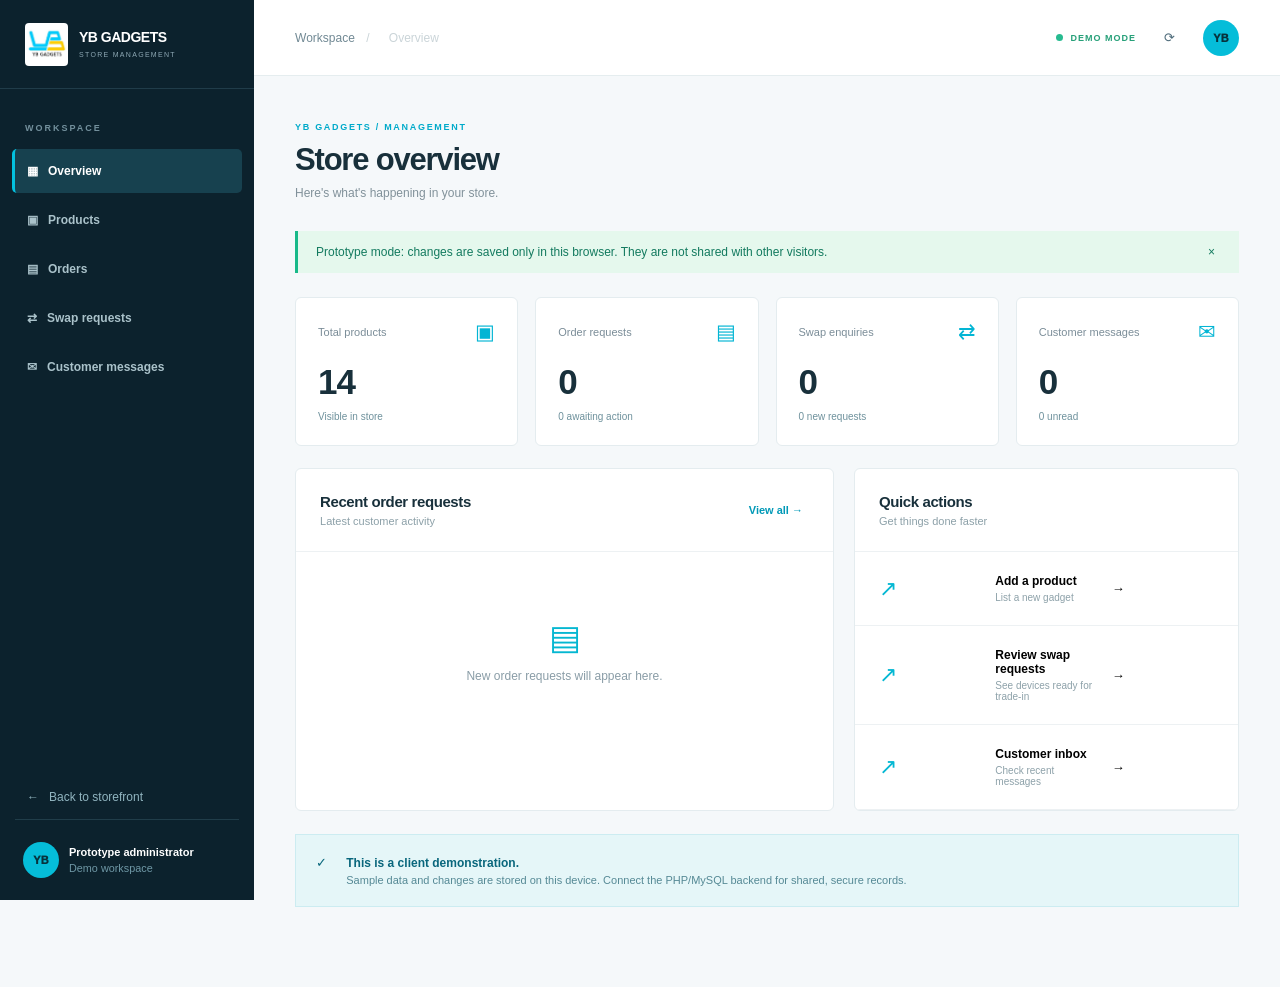
<file: admin/index.html>
<!doctype html><html lang="en"><head><meta charset="utf-8"><meta name="viewport" content="width=device-width,initial-scale=1"><meta name="theme-color" content="#0c222d"><title>Admin | YB Gadgets</title><link rel="icon" href="../assets/yb-logo.png"><link rel="stylesheet" href="../assets/site.css"></head><body>
<div class="admin-shell"><aside class="admin-sidebar" id="sidebar"><div class="admin-brand"><img src="../assets/yb-logo.png" alt="YB"><span><strong>YB GADGETS</strong><small>STORE MANAGEMENT</small></span><button class="admin-mobile-close" id="close-nav">×</button></div><div class="admin-label">WORKSPACE</div><nav id="admin-nav"><button data-tab="overview" class="active">▦ &nbsp; Overview</button><button data-tab="products">▣ &nbsp; Products</button><button data-tab="orders">▤ &nbsp; Orders</button><button data-tab="swaps">⇄ &nbsp; Swap requests</button><button data-tab="support">✉ &nbsp; Customer messages</button></nav><div class="admin-bottom"><a href="/">← &nbsp; Back to storefront</a><div class="admin-user"><div>YB</div><span><strong>Prototype administrator</strong><small>Demo workspace</small></span></div></div></aside>
<div class="admin-main"><header class="admin-header"><button class="admin-hamburger" id="open-nav">☰</button><div class="admin-breadcrumb">Workspace <span>/</span> <span id="breadcrumb">Overview</span></div><div class="admin-header-right"><span class="admin-live"><i></i> DEMO MODE</span><button id="refresh-admin">⟳</button><div class="admin-initials">YB</div></div></header><div class="admin-content"><div class="admin-page-title"><div><span class="admin-kicker">YB GADGETS / MANAGEMENT</span><h1 id="page-title">Store overview</h1><p id="page-desc">Here's what's happening in your store.</p></div><button class="admin-primary" id="add-product" hidden>+ &nbsp; Add product</button></div><div class="admin-alert" id="admin-notice">Prototype mode: changes are saved only in this browser. They are not shared with other visitors.<button id="dismiss-notice">×</button></div><div id="admin-body"></div></div></div></div>
<div class="admin-modal-shade" id="admin-modal-shade" hidden><form class="admin-modal" id="product-form"><button class="admin-close" id="close-product" type="button">×</button><span class="admin-kicker">PRODUCT MANAGEMENT</span><h2 id="edit-heading">Add a product</h2><div class="admin-form-grid"><label class="span-two">Product name<input required name="name" placeholder="e.g. iPhone 16 Pro Max"></label><label>Category<select name="category"><option>Phones</option><option>Laptops</option><option>Gaming</option><option>Accessories</option><option>Tablets</option></select></label><label>Badge<input name="badge" placeholder="NEW / SALE"></label><label>Price (₦)<input name="price" type="number" required min="1"></label><label>Old price (₦)<input name="oldPrice" type="number" min="0"></label><label>Stock quantity<input name="stock" type="number" required min="0"></label><label>Featured<select name="featured"><option value="0">No</option><option value="1">Yes</option></select></label><label class="span-two">Product image URL (optional if uploading)<input name="image" type="text" placeholder="https://..."></label><label class="span-two">Or upload a product photo<input name="imageFile" type="file" accept="image/png,image/jpeg,image/webp" style="background:#f0fafb"><small style="font-weight:400;color:#8499a3">Image is resized and stored in this browser for the demo.</small></label><label class="span-two">Description<textarea name="description" rows="3"></textarea></label></div><div class="admin-modal-actions"><button id="cancel-product" type="button">Cancel</button><button class="admin-primary" type="submit">Save product →</button></div></form></div>
<script src="../assets/admin.js" defer></script></body></html>
</file>
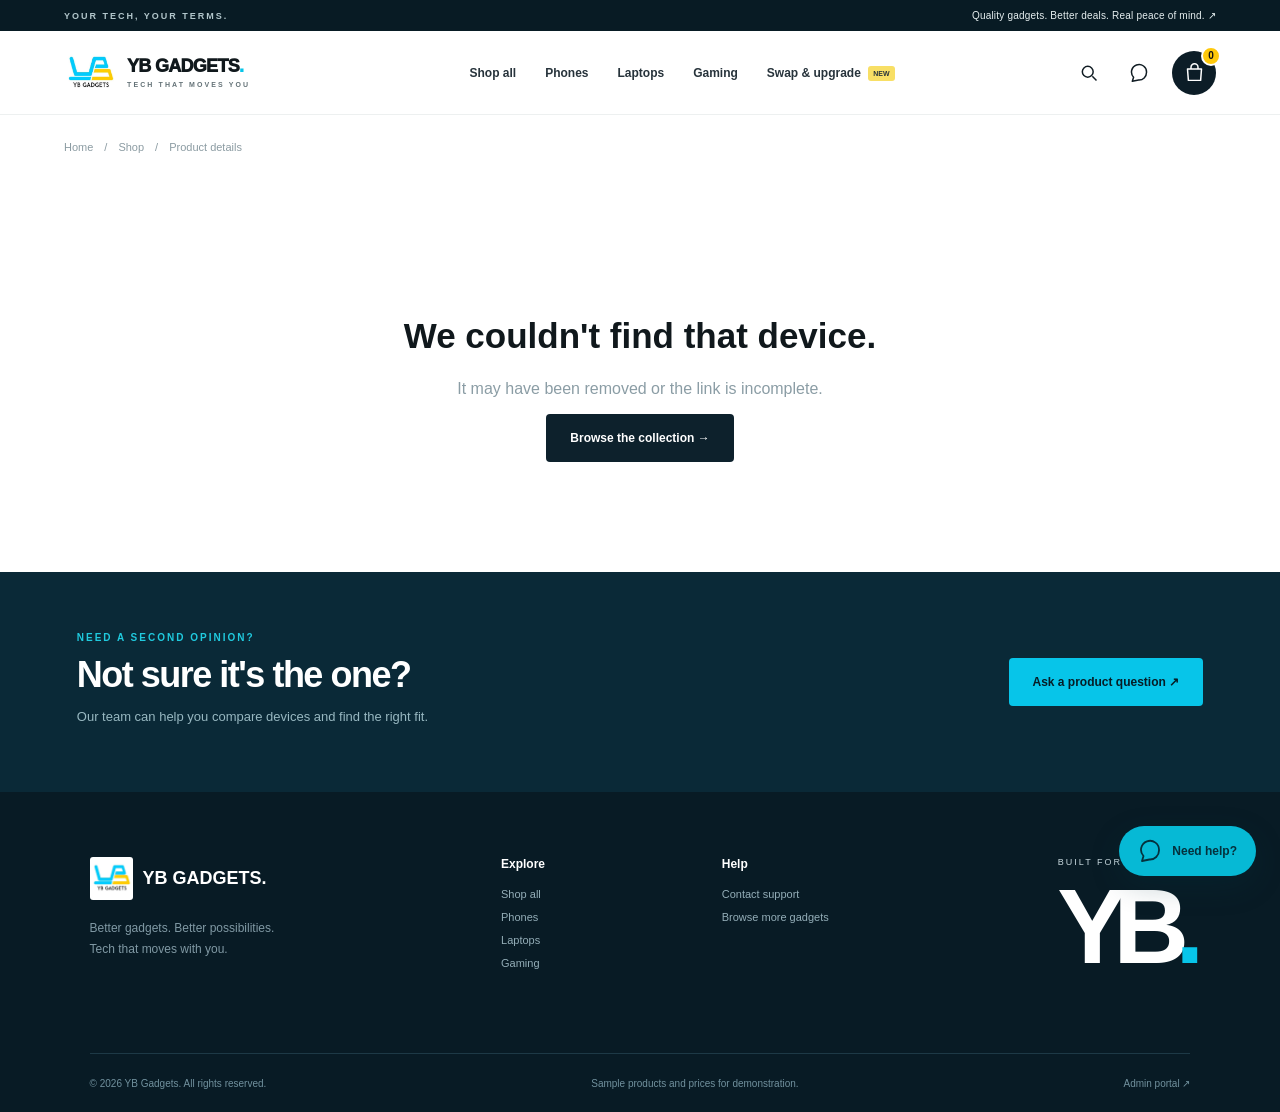
<file: product/index.html>
<!doctype html><html lang="en"><head><meta charset="utf-8"><meta name="viewport" content="width=device-width,initial-scale=1"><meta name="theme-color" content="#ffffff"><meta name="description" content="Explore product details and upgrade with YB Gadgets."><title>Product Details | YB Gadgets</title><link rel="icon" href="../assets/yb-logo.png"><link rel="stylesheet" href="../assets/site.css"><link rel="stylesheet" href="../assets/pages.css"></head>
<body data-page="product" data-base="../">
<svg aria-hidden="true" style="display:none" xmlns="http://www.w3.org/2000/svg">
<symbol id="i-bag" viewBox="0 0 24 24"><path d="M4 8h16l-1 13H5L4 8Zm4 0V6a4 4 0 0 1 8 0v2" fill="none" stroke="currentColor" stroke-width="1.7" stroke-linecap="round" stroke-linejoin="round"/></symbol><symbol id="i-search" viewBox="0 0 24 24"><circle cx="10.5" cy="10.5" r="6.5" fill="none" stroke="currentColor" stroke-width="1.8"/><path d="m16 16 5 5" stroke="currentColor" stroke-width="1.8"/></symbol><symbol id="i-chat" viewBox="0 0 24 24"><path d="M21 11.4a9 9 0 0 1-9.5 9.1L4 22l1.5-5A9 9 0 1 1 21 11.4Z" fill="none" stroke="currentColor" stroke-width="1.8" stroke-linejoin="round"/></symbol><symbol id="i-close" viewBox="0 0 24 24"><path d="M5 5 19 19M19 5 5 19" stroke="currentColor" stroke-width="2" stroke-linecap="round"/></symbol><symbol id="i-check" viewBox="0 0 24 24"><path d="m4 12 5 5L20 6" fill="none" stroke="currentColor" stroke-width="2" stroke-linecap="round"/></symbol><symbol id="i-minus" viewBox="0 0 24 24"><path d="M5 12h14" stroke="currentColor" stroke-width="2" stroke-linecap="round"/></symbol><symbol id="i-plus" viewBox="0 0 24 24"><path d="M12 4v16M4 12h16" stroke="currentColor" stroke-width="2" stroke-linecap="round"/></symbol><symbol id="i-heart" viewBox="0 0 24 24"><path d="M20 4a5 5 0 0 0-8 1 5 5 0 0 0-8-1 6 6 0 0 0 .4 8.5L12 20l7.6-7.5A6 6 0 0 0 20 4Z" fill="none" stroke="currentColor" stroke-width="1.6"/></symbol><symbol id="i-menu" viewBox="0 0 24 24"><path d="M3 6h18M3 12h18M3 18h18" stroke="currentColor" stroke-width="1.8" stroke-linecap="round"/></symbol><symbol id="i-arrow" viewBox="0 0 24 24"><path d="M5 12h14m-7-7 7 7-7 7" fill="none" stroke="currentColor" stroke-width="1.8" stroke-linecap="round" stroke-linejoin="round"/></symbol><symbol id="i-up" viewBox="0 0 24 24"><path d="M7 17 17 7M8 7h9v9" fill="none" stroke="currentColor" stroke-width="1.8" stroke-linecap="round" stroke-linejoin="round"/></symbol></svg>
<div class="announce"><span>YOUR TECH, YOUR TERMS.</span><span class="announce-right">Quality gadgets. Better deals. Real peace of mind. ↗</span></div>
<header class="site-header"><div class="header-inner"><button id="menu-toggle" aria-label="Open menu" class="icon-button mobile-only"><svg><use href="#i-menu"/></svg></button><a href="../" class="brand"><img src="../assets/yb-logo.png" alt="YB Gadgets"><div><strong>YB GADGETS<span class="brand-dot">.</span></strong><small>TECH THAT MOVES YOU</small></div></a><nav id="main-nav" class="main-nav"><a href="../shop/">Shop all</a><a href="../shop/?category=Phones">Phones</a><a href="../shop/?category=Laptops">Laptops</a><a href="../shop/?category=Gaming">Gaming</a><a href="../#swap">Swap & upgrade <span class="nav-new">NEW</span></a></nav><div class="header-actions"><a href="../shop/?focus=search" aria-label="Search" class="icon-button"><svg><use href="#i-search"/></svg></a><button class="icon-button desktop-only" id="support-trigger" aria-label="Support"><svg><use href="#i-chat"/></svg></button><button class="cart-trigger" id="product-bag" aria-label="View bag"><svg><use href="#i-bag"/></svg><span id="bag-count">0</span></button></div></div></header>
<div class="product-page-wrap"><nav class="product-breadcrumb" id="product-breadcrumb"><a href="../">Home</a><span>/</span><a href="../shop/">Shop</a><span>/</span><span>Product details</span></nav>
<div id="product-content"><div class="product-page-loading">Loading your next favorite...</div></div>
</div>
<section class="product-recommendations" id="recommendations" hidden><div class="content-wrap"><div class="recommendation-heading"><div><div class="eyebrow dark">KEEP EXPLORING</div><h2>You might <em>also love.</em></h2><p>More great gadgets worth a closer look.</p></div><a href="../shop/" class="text-link">Explore all products ↗</a></div><div class="products-grid" id="recommendation-grid"></div></div></section>
<section class="product-end-banner"><div><span>NEED A SECOND OPINION?</span><h2>Not sure it's the one?</h2><p>Our team can help you compare devices and find the right fit.</p></div><button id="footer-support" class="btn btn-cyan">Ask a product question ↗</button></section>
<footer><div class="footer-top"><div class="footer-brand"><div class="footer-logo"><img src="../assets/yb-logo.png" alt="YB Gadgets"><strong>YB GADGETS.</strong></div><p>Better gadgets. Better possibilities.<br>Tech that moves with you.</p></div><div><h4>Explore</h4><a href="../shop/">Shop all</a><a href="../shop/?category=Phones">Phones</a><a href="../shop/?category=Laptops">Laptops</a><a href="../shop/?category=Gaming">Gaming</a></div><div><h4>Help</h4><button id="footer-message">Contact support</button><a href="../shop/">Browse more gadgets</a></div><div class="footer-statement"><span>BUILT FOR THE NEXT.</span><strong>YB<span>.</span></strong></div></div><div class="footer-bottom"><span>© 2026 YB Gadgets. All rights reserved.</span><span>Sample products and prices for demonstration.</span><a href="../admin/">Admin portal ↗</a></div></footer>
<button class="chat-fab" id="chat-fab"><svg><use href="#i-chat"/></svg><span>Need help?</span></button><div class="toast" id="toast" hidden></div>
<div class="modal-backdrop" id="modal-backdrop" hidden><div class="modal-panel" id="modal-panel"><button class="modal-close" id="modal-close" aria-label="Close"><svg><use href="#i-close"/></svg></button><div id="modal-body"></div></div></div>
<script src="../assets/catalog.js" defer></script><script src="../assets/product.js" defer></script></body></html>
</file>
<file: assets/site.css>
[hidden]{display:none!important}svg{width:20px;height:20px;flex-shrink:0}.hero .btn svg,.btn svg{width:18px;height:18px}.cat-icon svg{height:90px;width:90px}.benefits svg{width:26px;height:26px}.promise-cards svg{width:29px;height:29px}.swap-tile svg{height:115px;width:115px}.chat-fab svg{width:24px;height:24px}.modal-close svg{width:20px;height:20px}.cart-trigger svg{width:21px;height:21px}.swap-arrow{font-size:28px;font-weight:bold}
:root{--ink:#10181c;--soft:#64717b;--cyan:#07c5e9;--yellow:#ffc90b;--line:#e8edef;--light:#f6f8f9}
*{box-sizing:border-box}html{scroll-behavior:smooth}body{margin:0;background:#fff;color:var(--ink);font-family:Arial,Helvetica,sans-serif;-webkit-font-smoothing:antialiased}button,input,textarea,select{font:inherit}button{cursor:pointer}button:disabled{opacity:.55;cursor:not-allowed}a{text-decoration:none;color:inherit}::selection{background:#9df1fa;color:#052b36}
.announce{height:31px;background:#081b24;color:#b2c6cb;font-size:9px;font-weight:800;letter-spacing:2px;display:flex;justify-content:space-between;align-items:center;padding:0 max(5%,calc((100vw - 1320px)/2));}.announce-right{display:flex;align-items:center;gap:6px;letter-spacing:.2px;font-size:10px;font-weight:500;color:#e6eff0}
.site-header{height:84px;background:#fff;position:sticky;top:0;z-index:40;border-bottom:1px solid #edf0f0}.header-inner{height:100%;max-width:1440px;margin:auto;padding:0 5%;display:flex;align-items:center;justify-content:space-between;gap:24px}.brand{display:flex;align-items:center;gap:10px;min-width:228px}.brand img{width:53px;height:53px;object-fit:contain}.brand strong{font-size:18px;letter-spacing:-.7px;display:block;font-weight:950;line-height:1}.brand small{font-size:7px;letter-spacing:2.1px;font-weight:800;color:#647277;display:block;margin-top:6px}.brand-dot,.accent{color:var(--cyan)}.main-nav{display:flex;gap:29px;align-items:center}.main-nav button{background:none;border:0;color:#27333b;font-size:12px;font-weight:750;white-space:nowrap;transition:color .2s}.main-nav button:hover{color:#00a7c8}.nav-new{font-size:7px;font-weight:800;padding:4px 5px;border-radius:3px;background:#f8df65;margin-left:4px;vertical-align:middle}.header-actions{display:flex;align-items:center;gap:16px}.icon-button{background:transparent;border:0;display:grid;place-items:center;padding:7px;color:#101c23}.icon-button:hover{color:#00b7d4}.cart-trigger{width:44px;height:44px;border:0;background:#0c1d27;color:#fff;border-radius:50%;display:flex;align-items:center;justify-content:center;position:relative}.cart-trigger span{position:absolute;top:-5px;right:-5px;width:20px;height:20px;display:grid;place-items:center;border-radius:50%;background:var(--yellow);color:#121212;font-size:10px;font-weight:900;border:2px solid white}.mobile-only{display:none}
.hero{min-height:600px;background:#071c29;position:relative;display:grid;grid-template-columns:52% 48%;overflow:hidden;color:#fff}.hero:before{content:"";position:absolute;inset:0;background:radial-gradient(circle at 72% 44%,#174e64 0%,transparent 39%),linear-gradient(110deg,#061923 30%,#103345 100%);pointer-events:none}.hero-copy{position:relative;z-index:2;padding:94px 0 80px max(9%,calc((100vw - 1200px)/2));max-width:690px}.eyebrow{font-size:10px;font-weight:900;letter-spacing:2.3px;display:flex;align-items:center;gap:10px}.eyebrow.light{color:#9beafa}.eyebrow.dark{color:#09a8c7}.pulse-dot{width:7px;height:7px;background:#f9d336;border-radius:50%;box-shadow:0 0 0 5px #f8d43b1b}.hero h1{font-size:clamp(58px,5.7vw,94px);font-weight:900;line-height:.99;letter-spacing:-5px;margin:27px 0 24px}.hero h1 em,.swap-content h2 em{font-weight:400;font-family:Georgia,serif;letter-spacing:-4px;color:var(--cyan)}.hero-copy>p{max-width:480px;font-size:16px;line-height:1.85;color:#b4c9d1;margin:0 0 30px}.hero-ctas{display:flex;gap:12px;flex-wrap:wrap}.btn{border:1px solid transparent;border-radius:4px;padding:16px 23px;display:inline-flex;align-items:center;justify-content:center;gap:22px;font-size:12px;font-weight:900;transition:transform .2s,background .2s,box-shadow .2s;white-space:nowrap}.btn:hover{transform:translateY(-2px)}.btn-cyan{background:var(--cyan);color:#071d26}.btn-cyan:hover{background:#4de3f8;box-shadow:0 9px 30px #00d7ed30}.btn-outline-light{color:#fff;border-color:#57707e;background:transparent}.btn-outline-light:hover{background:#ffffff12}.btn-white{background:#fff;color:#10252d}.btn-dark{background:#0d212c;color:#fff}.btn-dark:hover{background:#174050}.wide{width:100%}.hero-proof{margin-top:45px;display:flex;gap:14px;align-items:center}.avatar-stack{display:flex;padding-left:8px}.avatar-stack b{margin-left:-8px;width:31px;height:31px;border:2px solid #09212b;display:grid;place-items:center;border-radius:50%;background:#13c9e3;color:#002b3b;font-size:12px}.avatar-stack b:nth-child(2){background:#f7d039}.avatar-stack b:nth-child(3){background:#e5f4f8}.hero-proof strong{display:block;font-size:10px;color:white}.hero-proof small{display:block;color:#8fadb7;font-size:10px;margin-top:4px}.hero-art{position:relative;z-index:1;min-width:0;display:flex;justify-content:center;align-items:center}.orbit{position:absolute;border:1px solid #ffffff15;border-radius:50%;width:600px;height:600px;left:calc(50% - 300px);top:20px}.orbit-two{width:420px;height:420px;left:calc(50% - 210px);top:110px}.hero-product{position:relative;z-index:2;width:min(60%,360px);aspect-ratio:.83;background:#162f3f;border:10px solid #173441;border-radius:48px;transform:rotate(-14deg);box-shadow:50px 60px 70px #0009,0 0 70px #3addf61c;overflow:hidden}.hero-product img{width:100%;height:100%;object-fit:cover;mix-blend-mode:screen;opacity:.95}.floating-note{position:absolute;z-index:3;background:#fff;color:#132633;box-shadow:0 15px 40px #0004}.note-one{top:120px;right:6%;padding:13px 16px;border-radius:4px;font-size:9px;font-weight:900;letter-spacing:1px;display:flex;align-items:center;gap:9px;transform:rotate(5deg)}.note-one svg{color:#05b8d4}.note-two{bottom:120px;left:0;padding:13px 20px;border-radius:6px;display:flex;align-items:center;gap:10px;transform:rotate(-3deg)}.circle-check{display:grid;place-items:center;width:30px;height:30px;border-radius:50%;background:#d9f8eb;color:#2cbd74}.note-two strong{display:block;font-size:11px}.note-two small{display:block;font-size:9px;color:#78858b;margin-top:3px}.giant-yb{position:absolute;color:#ffffff08;font-size:350px;font-weight:1000;letter-spacing:-30px;right:0;bottom:-110px;line-height:1}.hero-index{position:absolute;z-index:2;bottom:24px;left:5%;right:5%;border-top:1px solid #ffffff22;padding-top:15px;font-size:9px;letter-spacing:2px;color:#6c93a2;display:flex;justify-content:space-between}
.benefits{min-height:110px;border-bottom:1px solid var(--line);display:grid;grid-template-columns:repeat(4,1fr);max-width:100%;padding:0 max(5%,calc((100vw - 1320px)/2));align-items:center}.benefits>div{display:flex;gap:15px;align-items:center;justify-content:center;border-right:1px solid var(--line);padding:10px 18px}.benefits>div:last-child{border:0}.benefits svg{color:#09bbd8;flex-shrink:0}.benefits strong{display:block;font-size:12px}.benefits small{display:block;margin-top:4px;font-size:10px;color:#879197}
.content-wrap{max-width:1320px;margin:auto;padding-left:5%;padding-right:5%}.category-section{padding-top:85px;padding-bottom:83px}.section-heading{display:flex;justify-content:space-between;align-items:end;gap:20px;margin-bottom:35px}.section-heading h2,.promise-left h2{font-size:clamp(32px,3vw,47px);letter-spacing:-2px;line-height:1.12;font-weight:850;margin:14px 0 0}.text-link{display:inline-flex;align-items:center;gap:12px;background:none;border:0;border-bottom:1px solid #17252b;padding:0 0 6px;font-size:12px;font-weight:850;white-space:nowrap}.text-link:hover{color:#00a9c5;border-color:#00a9c5}.category-grid{display:grid;grid-template-columns:repeat(4,1fr);gap:17px}.category-card{position:relative;height:225px;border:0;border-radius:4px;overflow:hidden;text-align:left;padding:27px;display:flex;flex-direction:column;justify-content:space-between;transition:transform .25s,box-shadow .25s}.category-card:hover{transform:translateY(-5px);box-shadow:0 16px 30px #0000000e}.category-card.blue{background:#e7f6fa}.category-card.sand{background:#f8f1e7}.category-card.lavender{background:#eceafa}.category-card.mint{background:#eaf3ed}.cat-icon{display:grid;place-items:center;align-self:flex-end;flex:1;width:100%;color:#244658;filter:drop-shadow(8px 12px 4px #60798630)}.category-card strong{font-size:20px;display:block;letter-spacing:-.7px}.category-card small{display:block;color:#68777f;font-size:11px;margin-top:5px}.cat-arrow{position:absolute;right:25px;bottom:32px}
.featured-section{padding-top:75px;padding-bottom:110px;background:#fff;scroll-margin-top:100px}.product-heading p{margin:11px 0 0;color:#7b8890;font-size:13px}.heading-italic{font-family:Georgia,serif;font-style:italic;font-weight:400}.result-count{font-size:10px;font-weight:900;letter-spacing:1.5px;color:#869399}.shop-tools{display:flex;justify-content:space-between;align-items:center;gap:18px;border-bottom:1px solid var(--line);padding-bottom:18px}.tabs{display:flex;gap:25px;overflow:auto;white-space:nowrap;scrollbar-width:none}.tabs button{border:0;background:none;font-size:12px;font-weight:750;color:#77838c;position:relative;padding:10px 0}.tabs button.active{color:#09212c}.tabs button.active:after{content:"";height:2px;background:#03bbdc;bottom:-19px;left:0;right:0;position:absolute}.filters{display:flex;gap:10px}.search-box,.sort-box{display:flex;align-items:center;gap:8px;border:1px solid #e7edf0;border-radius:4px;padding:10px 13px;min-width:0;color:#7f8e96}.search-box input{outline:0;border:0;background:transparent;font-size:11px;width:128px;color:#12252c}.sort-box select{appearance:none;border:0;outline:0;background:none;font-size:11px;max-width:110px;font-weight:700;color:#21313b}.deals-filter{margin:19px 0 22px}.deals-filter button{background:none;border:0;display:flex;align-items:center;gap:8px;font-size:11px;color:#71818c}.filter-square{border:1px solid #b5c2c8;width:15px;height:15px;display:grid;place-items:center;border-radius:2px}.deals-filter button.selected .filter-square{background:#07bbd4;color:white;border-color:#07bbd4}.products-grid{display:grid;grid-template-columns:repeat(4,minmax(0,1fr));gap:28px 18px}.product-card{min-width:0}.product-visual{position:relative;background:#f5f7f8;border-radius:4px;aspect-ratio:1/.98;overflow:hidden;cursor:pointer}.product-photo{width:100%;height:100%;overflow:hidden;display:grid;place-items:center}.product-photo img{width:100%;height:100%;object-fit:cover;transition:transform .55s cubic-bezier(.2,.7,.2,1)}.product-visual:hover .product-photo img{transform:scale(1.07)}.photo-fallback{display:flex;align-items:center;justify-content:center;flex-direction:column;width:100%;height:100%;background:radial-gradient(circle at 40% 35%,#d4edf2,#e8ecee 63%,#bacbd0);color:#068ca8}.photo-fallback span{font-size:84px;font-weight:900;letter-spacing:-10px}.photo-fallback small{color:#51717a;font-weight:700}.product-badge{position:absolute;left:13px;top:13px;z-index:2;background:#fff;color:#183039;padding:7px 8px;font-size:8px;font-weight:900;letter-spacing:.5px}.wish{position:absolute;right:12px;top:12px;z-index:2;display:grid;place-items:center;width:30px;height:30px;border:0;border-radius:50%;background:#fff;color:#687e8b}.wish.saved{color:#fa6376}.view-overlay{position:absolute;bottom:0;left:0;right:0;display:flex;align-items:center;justify-content:center;gap:8px;background:#101f29e8;color:#fff;padding:12px;font-weight:700;font-size:11px;transform:translateY(100%);transition:transform .25s}.product-visual:hover .view-overlay{transform:translateY(0)}.product-info{padding:16px 2px}.product-type{display:block;text-transform:uppercase;letter-spacing:1.2px;color:#93a1a7;font-size:9px;font-weight:750;margin-bottom:7px}.product-name{display:block;text-align:left;background:none;border:0;padding:0;font-size:15px;font-weight:850;letter-spacing:-.3px}.prices{display:flex;gap:9px;align-items:center;flex-wrap:wrap;margin-top:11px}.prices strong{font-size:15px}.prices del,.detail-price del{font-size:11px;color:#a7afb3}.product-bottom{display:flex;align-items:center;justify-content:space-between;margin-top:17px}.product-bottom>span{display:flex;align-items:center;gap:5px;color:#87959a;font-size:10px}.product-bottom>span svg{color:#f4c135}.add-btn{background:#112733;border:0;border-radius:50%;color:#fff;width:33px;height:33px;display:grid;place-items:center;transition:background .2s,transform .2s}.add-btn:hover{background:#07bbd8;transform:rotate(90deg)}.empty-state{text-align:center;padding:70px;color:#85949b}
.swap-band{background:#03b4d6;min-height:460px;position:relative;overflow:hidden;display:grid;grid-template-columns:50% 50%;color:#072c39}.swap-band:before{content:"";position:absolute;inset:0;background:radial-gradient(circle at 78% 50%,#62dff0 0%,transparent 45%)}.swap-content{position:relative;z-index:2;padding:80px 5% 85px max(9%,calc((100vw - 1200px)/2))}.swap-content .eyebrow{color:#dffcff}.swap-content h2{font-size:clamp(53px,5vw,76px);letter-spacing:-4px;line-height:1;margin:20px 0}.swap-content h2 em{color:#fff}.swap-content p{max-width:450px;line-height:1.75;font-size:14px;margin-bottom:25px}.swap-graphic{position:relative;z-index:2;display:flex;align-items:center;justify-content:center;gap:0}.swap-tile{width:205px;height:260px;border-radius:18px;background:#082f40;color:#b5eaf3;box-shadow:12px 30px 30px #054c5a50;display:flex;flex-direction:column;align-items:center;justify-content:center;gap:25px;transform:rotate(-13deg);border:7px solid #22546a}.swap-tile span{font-size:9px;letter-spacing:1px;font-weight:900}.swap-tile.front{background:#f1f7f9;color:#0a7187;transform:rotate(12deg);margin-left:-8px;border-color:#def9fd;z-index:2}.swap-arrow{background:#f9d234;border-radius:50%;height:66px;width:66px;display:grid;place-items:center;margin:0 -10px;z-index:3;box-shadow:0 5px 20px #0002}.swap-bottom{position:absolute;bottom:18px;left:9%;font-size:9px;font-weight:900;letter-spacing:3px;color:#00657a}
.promise-section{padding-top:105px;padding-bottom:110px;display:grid;grid-template-columns:40% 1fr;gap:60px}.promise-left h2{margin:18px 0 24px}.promise-left>p{max-width:365px;color:#74858d;font-size:13px;line-height:1.95;margin-bottom:24px}.promise-cards{display:grid;grid-template-columns:repeat(3,1fr);gap:16px}.promise-cards>div{padding:28px 20px;background:#f6f8f8;border:1px solid #ecf0f1;display:flex;flex-direction:column;min-height:245px}.promise-number{margin-bottom:auto;color:#a7b2b7;font-size:11px;font-weight:800}.promise-cards svg{color:#00b5d1;margin-bottom:14px}.promise-cards h3{font-size:15px;letter-spacing:-.3px;margin:0 0 10px}.promise-cards p{font-size:11px;line-height:1.75;color:#78868e;margin:0}.newsletter{background:#e9f6f7;display:flex;align-items:center;justify-content:space-between;padding:55px max(9%,calc((100vw - 1200px)/2));gap:30px}.newsletter h2{font-size:34px;letter-spacing:-1.5px;margin:12px 0 7px}.newsletter p{font-size:13px;color:#6a858c;margin:0}
footer{background:#081b25;color:#c7d7dd;padding:65px 7% 23px}.footer-top{max-width:1320px;margin:auto;display:grid;grid-template-columns:2fr 1fr 1fr 1.3fr;gap:30px;padding-bottom:65px}.footer-logo{display:flex;align-items:center;gap:10px;font-size:18px;color:#fff}.footer-logo img{width:43px;height:43px;object-fit:contain;border-radius:3px;background:#fff}.footer-brand p{color:#8099a4;font-size:12px;line-height:1.8;margin-top:18px}.footer-top h4{color:#fff;margin:0 0 17px;font-size:12px}.footer-top button{display:block;border:0;background:none;padding:0;margin:0 0 11px;font-size:11px;color:#94aeb8;text-align:left}.footer-top button:hover{color:var(--cyan)}.footer-statement{text-align:right;display:flex;flex-direction:column;align-items:flex-end}.footer-statement>span{font-size:9px;letter-spacing:2px}.footer-statement strong{font-size:105px;letter-spacing:-14px;line-height:1.15;color:#fff}.footer-statement strong span{color:var(--cyan)}.footer-bottom{border-top:1px solid #1d3946;max-width:1320px;margin:auto;display:flex;justify-content:space-between;gap:20px;padding-top:24px;color:#71919e;font-size:10px}.footer-bottom a:hover{color:#fff}.chat-fab{position:fixed;right:24px;bottom:24px;z-index:38;background:#06b9d5;color:#05313d;border:0;border-radius:40px;padding:13px 19px;display:flex;align-items:center;gap:10px;box-shadow:0 10px 30px #0036443d;font-size:12px;font-weight:900}.chat-fab:hover{background:#39def0}.toast{position:fixed;left:50%;transform:translateX(-50%);bottom:22px;z-index:100;display:flex;align-items:center;gap:9px;background:#14303d;color:#fff;border-radius:5px;padding:14px 20px;box-shadow:0 12px 40px #0003;font-size:12px;max-width:90vw}.toast svg{color:#39dbbd;flex-shrink:0}
.modal-backdrop{position:fixed;inset:0;background:#06151b99;z-index:100;display:flex;justify-content:center;align-items:center;padding:20px;backdrop-filter:blur(5px);animation:fadeIn .2s}.modal-panel{background:#fff;width:min(100%,520px);max-height:calc(100dvh - 40px);overflow:auto;border-radius:8px;padding:39px;position:relative;box-shadow:0 25px 80px #0004;animation:slideIn .3s}.modal-panel.drawer{margin-left:auto;margin-right:-20px;height:calc(100dvh - 40px);max-height:none;border-radius:7px 0 0 7px;display:flex;flex-direction:column}.modal-close{position:absolute;top:20px;right:20px;background:#edf2f3;width:31px;height:31px;border-radius:50%;border:0;display:grid;place-items:center}.modal-kicker{font-size:9px;letter-spacing:2px;font-weight:950;color:#00b5d2;margin-bottom:12px}.modal-panel h2{font-size:32px;line-height:1.1;letter-spacing:-1.3px;margin:0 36px 15px 0}.modal-desc{font-size:12px;color:#71848b;line-height:1.8;margin:0 0 24px}.site-form{display:grid;gap:15px}.site-form label{display:flex;flex-direction:column;gap:7px;font-size:11px;font-weight:850;color:#243944}.site-form input,.site-form select,.site-form textarea{background:#f8fafb;border:1px solid #e0e8eb;border-radius:3px;outline:none;padding:13px 14px;width:100%;font-size:12px;color:#1a3541}.site-form input:focus,.site-form select:focus,.site-form textarea:focus{border-color:#12bfdb;box-shadow:0 0 0 3px #12bfdb1d}.site-form .btn{margin-top:7px}.cart-list{overflow:auto;flex:1}.cart-row{display:grid;grid-template-columns:84px 1fr 18px;gap:14px;padding:20px 0;border-bottom:1px solid #edf1f2}.cart-row .product-photo{height:92px;background:#f4f7f8}.cart-row>div:nth-child(2)>strong{display:block;font-size:13px}.cart-row small{display:block;color:#84969e;font-size:10px;margin-top:5px}.cart-row b{display:block;font-size:12px;margin:9px 0}.qty{display:flex;align-items:center;gap:11px;font-size:11px;font-weight:800}.qty button{display:grid;place-items:center;width:23px;height:23px;background:#eef2f3;border:0}.remove{border:0;background:none;color:#8a9da5;align-self:start}.cart-empty{text-align:center;padding:70px 0;color:#1b323d}.cart-empty>svg{margin:auto;color:#9ab2bc}.cart-empty h3{font-size:20px;margin-top:17px}.cart-empty p{font-size:12px;color:#83949c}.cart-empty .btn{margin-top:15px}.cart-total{border-top:1px solid #e6eff1;padding-top:20px}.cart-total>div{display:flex;justify-content:space-between;font-size:16px;margin-bottom:9px}.cart-total small{display:block;font-size:10px;color:#8b9ba3;margin-bottom:20px}.detail-modal>.product-photo{height:250px;background:#f4f7f8;margin-bottom:25px}.detail-modal h2{margin-bottom:12px}.detail-price{font-size:22px;font-weight:900}.detail-modal>p{font-size:13px;line-height:1.8;color:#748a94}.detail-status{display:flex;align-items:center;gap:7px;color:#17966f;font-size:12px;margin:22px 0}.checkout-summary{padding:16px;background:#eaf7f8;display:flex;justify-content:space-between;font-size:14px;margin-bottom:22px}
@keyframes slideIn{from{opacity:0;transform:translateY(16px)}to{opacity:1;transform:translateY(0)}}@keyframes fadeIn{from{opacity:0}to{opacity:1}}
@media(max-width:1080px){.main-nav{gap:14px}.main-nav button{font-size:11px}.hero-copy{padding-left:7%}.hero h1{font-size:67px}.hero-product{width:65%}.benefits{padding:0 3%}.benefits>div{padding:10px}.category-card{height:190px}.promise-section{gap:25px}.promise-cards{gap:9px}.promise-cards>div{padding:20px 13px}.tabs{gap:15px}}
@media(max-width:780px){.announce{justify-content:center;height:28px}.announce-right{display:none}.site-header{height:68px}.mobile-only{display:grid}.desktop-only{display:none}.brand{min-width:0}.brand img{height:43px;width:43px}.brand strong{font-size:16px}.brand small{font-size:6px}.header-inner{gap:8px;padding:0 4%}.header-actions{gap:8px}.main-nav{display:none;position:absolute;left:0;right:0;top:68px;background:#fff;padding:20px 5%;box-shadow:0 20px 35px #061b2420;flex-direction:column;align-items:stretch;gap:3px}.main-nav.open{display:flex}.main-nav button{text-align:left;padding:14px;font-size:14px}.hero{grid-template-columns:1fr;min-height:0}.hero-copy{padding:70px 7% 38px}.hero h1{font-size:clamp(52px,9vw,76px);letter-spacing:-3px}.hero-copy>p{font-size:14px}.hero-art{height:420px}.hero-product{width:240px;height:300px}.orbit{top:-80px}.orbit-two{top:10px}.note-one{top:55px;right:8%}.note-two{bottom:35px;left:11%}.giant-yb{font-size:270px;bottom:-90px}.hero-index{display:none}.benefits{grid-template-columns:repeat(2,1fr);padding:13px 4%}.benefits>div{justify-content:flex-start;padding:16px 10px}.benefits>div:nth-child(2){border-right:0}.benefits>div strong{font-size:11px}.content-wrap{padding-left:5%;padding-right:5%}.category-section{padding-top:65px;padding-bottom:45px}.category-grid{grid-template-columns:repeat(2,1fr)}.featured-section{padding-top:55px;padding-bottom:70px}.shop-tools{flex-direction:column;align-items:stretch}.tabs{gap:20px}.filters{justify-content:space-between}.search-box{flex:1}.search-box input{width:100%}.products-grid{grid-template-columns:repeat(2,minmax(0,1fr));gap:20px 12px}.section-heading h2{font-size:33px}.product-heading p{font-size:12px}.swap-band{grid-template-columns:1fr}.swap-content{padding:60px 7% 25px}.swap-graphic{height:320px}.swap-tile{width:170px;height:205px}.swap-bottom{display:none}.promise-section{grid-template-columns:1fr;gap:30px;padding-top:70px;padding-bottom:70px}.promise-cards{grid-template-columns:repeat(3,1fr)}.newsletter{padding:50px 6%}.footer-top{grid-template-columns:repeat(2,1fr)}.footer-statement{text-align:left;align-items:flex-start}.footer-bottom{flex-wrap:wrap}}
@media(max-width:520px){.brand{gap:5px}.brand strong{font-size:14px}.brand small{letter-spacing:1.1px}.header-actions .icon-button{padding:4px}.header-actions{gap:4px}.cart-trigger{width:38px;height:38px}.hero-copy{padding-top:62px}.hero h1{font-size:52px;letter-spacing:-3.5px}.hero-copy>p{font-size:13px}.hero-ctas{gap:9px}.hero-ctas .btn{padding:14px 15px;font-size:10px;gap:9px}.hero-proof{margin-top:32px}.hero-art{height:320px}.hero-product{width:185px;height:245px;border-radius:34px}.orbit{width:400px;height:400px;left:calc(50% - 200px);top:-40px}.orbit-two{width:300px;height:300px;left:calc(50% - 150px);top:10px}.note-one{top:34px;right:4%;font-size:7px}.note-two{bottom:32px;left:4%;padding:8px}.giant-yb{font-size:180px;letter-spacing:-13px;bottom:-52px}.benefits svg{height:22px;width:22px}.benefits strong{font-size:10px}.benefits small{font-size:9px}.section-heading{align-items:start}.section-heading .text-link{display:none}.section-heading h2{font-size:29px;letter-spacing:-1.3px}.category-card{height:172px;padding:20px}.category-card strong{font-size:17px}.category-card small{font-size:10px}.cat-arrow{right:16px;bottom:23px}.product-card .product-badge{font-size:7px;top:7px;left:7px;padding:5px}.wish{right:6px;top:6px;width:27px;height:27px}.product-name{font-size:13px;min-height:32px}.prices strong{font-size:13px}.prices del{font-size:9px}.product-bottom>span{font-size:9px}.product-info{padding-top:11px}.product-bottom{margin-top:10px}.add-btn{width:30px;height:30px}.swap-content h2{font-size:56px}.swap-content p{font-size:13px}.swap-graphic{height:280px}.swap-tile{width:145px;height:188px}.swap-tile svg{width:72px}.swap-arrow{height:47px;width:47px}.promise-cards{grid-template-columns:1fr}.promise-cards>div{min-height:0;padding:24px}.promise-number{margin-bottom:25px}.newsletter{flex-direction:column;align-items:start}.newsletter h2{font-size:30px}.footer-top{gap:30px 20px}.footer-statement strong{font-size:75px}.footer-bottom{flex-direction:column;gap:9px}.chat-fab{right:12px;bottom:14px;padding:13px;border-radius:50%}.chat-fab span{display:none}.modal-backdrop{padding:0}.modal-panel,.modal-panel.drawer{height:100dvh;max-height:100dvh;border-radius:0;width:100%;margin:0;padding:30px 22px}.modal-panel h2{font-size:28px}}
@media(prefers-reduced-motion:reduce){*,*:before,*:after{scroll-behavior:auto!important;animation:none!important;transition:none!important}}

/* Store management */
.admin-shell{display:flex;min-height:100vh;background:#f5f8fa;color:#18303b;font-size:13px}.admin-sidebar{width:254px;flex-shrink:0;background:#0c222d;color:#c2d2d8;display:flex;flex-direction:column;min-height:100vh;position:sticky;top:0;height:100vh}.admin-brand{height:89px;border-bottom:1px solid #203c49;display:flex;align-items:center;padding:0 25px;gap:11px}.admin-brand img{height:43px;width:43px;object-fit:contain;background:white;border-radius:4px}.admin-brand strong{display:block;color:white;font-weight:900;letter-spacing:-.5px;font-size:14px}.admin-brand small{font-size:7px;letter-spacing:1.3px;color:#8ea9b5}.admin-label{font-size:9px;color:#73909c;letter-spacing:2px;font-weight:900;padding:34px 25px 16px}.admin-sidebar nav{display:grid;gap:5px;padding:0 12px}.admin-sidebar nav button{display:flex;align-items:center;gap:14px;padding:15px 15px;border:0;background:transparent;color:#aac2ca;text-align:left;border-radius:5px;font-weight:650;font-size:12px}.admin-sidebar nav button:hover,.admin-sidebar nav button.active{background:#17414f;color:#fff}.admin-sidebar nav button.active{border-left:3px solid #03c1df;padding-left:12px}.admin-sidebar nav button b{margin-left:auto;background:#04c5e3;color:#08303c;padding:3px 6px;border-radius:5px;font-size:10px}.admin-bottom{margin-top:auto;padding:22px 15px}.admin-bottom>a{display:flex;align-items:center;gap:12px;color:#91b5c0;font-size:12px;padding:15px 12px}.admin-user{border-top:1px solid #203d49;padding:22px 8px 0;display:flex;align-items:center;gap:10px}.admin-user>div,.admin-initials{display:grid;place-items:center;width:36px;height:36px;border-radius:50%;background:#05bdd9;color:#07323c;font-weight:950;font-size:11px}.admin-user strong{display:block;color:white;font-size:11px}.admin-user small{display:block;color:#6f98a6;margin-top:4px;max-width:150px;overflow:hidden;text-overflow:ellipsis}.admin-main{flex:1;min-width:0}.admin-header{background:#fff;height:76px;padding:0 4%;border-bottom:1px solid #e5edef;display:flex;align-items:center;justify-content:space-between}.admin-breadcrumb{font-size:12px;color:#718994}.admin-breadcrumb span{margin:0 8px;color:#cad4d8}.admin-header-right{display:flex;align-items:center;gap:22px}.admin-header-right>button{background:transparent;border:0;color:#506d7c}.admin-live{display:flex;align-items:center;gap:7px;font-size:9px;font-weight:900;letter-spacing:1px;color:#27a079}.admin-live i{width:7px;height:7px;border-radius:50%;background:#27bb90}.admin-content{padding:42px 4% 80px;max-width:1560px;margin:auto}.admin-page-title{display:flex;justify-content:space-between;align-items:center;gap:20px;margin-bottom:31px}.admin-kicker{font-size:9px;font-weight:900;color:#00aaca;letter-spacing:1.7px}.admin-page-title h1{font-size:31px;letter-spacing:-1.2px;line-height:1;margin:11px 0}.admin-page-title p{font-size:12px;color:#81919a;margin:0}.admin-primary{background:#0d2936;color:white;border:0;padding:13px 17px;display:inline-flex;align-items:center;gap:9px;font-size:12px;font-weight:800;border-radius:4px}.admin-primary:hover{background:#047f9a}.admin-alert{display:flex;align-items:center;justify-content:space-between;background:#e5f8ed;color:#137a5f;padding:13px 18px;margin-bottom:24px;font-size:12px;border-left:3px solid #18b989}.admin-alert button{border:0;background:none;color:inherit}.admin-stats{display:grid;grid-template-columns:repeat(4,1fr);gap:17px}.admin-stat{background:#fff;border:1px solid #e4ecef;padding:22px;border-radius:6px}.admin-stat-top{display:flex;justify-content:space-between;align-items:center;color:#7b8d98;font-size:11px}.admin-stat-top svg{color:#03b5d4}.admin-stat>strong{display:block;font-size:35px;letter-spacing:-1px;margin:18px 0 6px}.admin-stat>small{color:#6e919c;font-size:10px}.admin-overview-grid{display:grid;grid-template-columns:1.4fr 1fr;gap:20px;margin-top:22px}.admin-white-card{background:white;border:1px solid #e4ecef;border-radius:6px;overflow:hidden}.admin-card-head{padding:24px;display:flex;align-items:center;justify-content:space-between;gap:20px;border-bottom:1px solid #edf1f3}.admin-card-head h3{margin:0;font-size:15px;letter-spacing:-.4px}.admin-card-head p{margin:5px 0 0;color:#8ca0a8;font-size:11px}.admin-card-head button{border:0;background:none;display:flex;align-items:center;gap:8px;font-weight:750;color:#0099b7;font-size:11px}.admin-placeholder{padding:65px 20px;text-align:center;color:#8a9da7;font-size:12px;display:flex;align-items:center;flex-direction:column;gap:12px}.admin-placeholder svg{color:#95cbd5}.admin-placeholder p{margin:0}.admin-mini-row{padding:15px 24px;display:flex;align-items:center;gap:12px;border-bottom:1px solid #f0f3f4}.admin-mini-row>div:nth-child(2){flex:1}.admin-row-avatar{background:#e0f4f7;border-radius:50%;width:36px;height:36px;display:grid;place-items:center;font-weight:900;color:#038eaa}.admin-mini-row strong{display:block;font-size:12px}.admin-mini-row small{font-size:10px;display:block;color:#8ca0a9;margin-top:4px}.admin-mini-row b{font-size:12px}.quick-action{border:0;background:transparent;border-bottom:1px solid #edf1f3;width:100%;display:flex;align-items:center;gap:14px;padding:22px 24px;text-align:left}.quick-action>svg:first-child{color:#06b4cf}.quick-action>svg:last-child{color:#94a9b1}.quick-action>span{flex:1}.quick-action strong{display:block;font-size:12px}.quick-action small{display:block;color:#8da1a9;font-size:10px;margin-top:4px}.quick-action:hover{background:#f5fbfc}.admin-hint{margin-top:23px;background:#e5f6f8;border:1px solid #ccecf1;padding:20px;display:flex;gap:12px;color:#09667c}.admin-hint p{font-size:11px;margin:4px 0 0;color:#558995}.admin-hint strong{font-size:12px}.admin-count{background:#e5f7f9;color:#078aa6;font-size:10px;border-radius:10px;padding:3px 8px}.admin-search{display:flex;align-items:center;gap:7px;border:1px solid #e1e9ec;border-radius:5px;padding:11px;color:#8c9da6}.admin-search input{border:0;outline:0;font-size:11px;width:180px}.admin-table-wrap{overflow:auto;width:100%}.admin-table-wrap table{border-collapse:collapse;width:100%;font-size:11px;text-align:left}.admin-table-wrap th{background:#fbfcfd;color:#94a4ab;font-size:9px;letter-spacing:1px;padding:16px 20px;white-space:nowrap}.admin-table-wrap td{border-top:1px solid #edf1f3;padding:15px 20px;color:#586e79;vertical-align:middle;min-width:75px}.admin-table-wrap td strong{color:#203641;display:block}.admin-table-wrap td small{display:block;color:#92a3ab;margin-top:5px}.admin-table-wrap td.admin-heavy{color:#19303a;font-weight:850;white-space:nowrap}.admin-product-cell{display:flex;align-items:center;gap:12px;min-width:190px}.admin-product-cell img{width:49px;height:51px;object-fit:cover;background:#f1f6f7;border-radius:4px}.admin-row-actions{display:flex;align-items:center;gap:10px}.admin-row-actions button{background:#f0f8fa;border:0;color:#007e98;border-radius:4px;padding:7px 10px;font-size:10px;font-weight:850}.admin-row-actions button:last-child:not(:first-child){color:#c35c5c}.status-pill{font-size:9px;padding:6px 9px;border-radius:20px;font-weight:850;white-space:nowrap}.status-pill.green{background:#e5f8ee;color:#22986a}.status-pill.red{background:#fbecec;color:#c35d62}.admin-table-wrap select{border:1px solid #dce8eb;padding:8px;color:#31505e;border-radius:4px;background:white;font-size:11px}.admin-modal-shade{position:fixed;inset:0;background:#091c26a8;z-index:150;display:grid;place-items:center;padding:15px}.admin-modal{width:min(600px,100%);max-height:95vh;overflow:auto;background:#fff;border-radius:8px;padding:33px;position:relative}.admin-modal h2{font-size:27px;margin:9px 0 25px;letter-spacing:-1px}.admin-close{position:absolute;right:19px;top:19px;border:0;background:#f0f4f5;border-radius:50%;width:32px;height:32px;display:grid;place-items:center}.admin-form-grid{display:grid;grid-template-columns:1fr 1fr;gap:15px}.admin-form-grid label{font-size:11px;font-weight:800;display:flex;flex-direction:column;gap:7px}.admin-form-grid label.span-two{grid-column:span 2}.admin-form-grid input,.admin-form-grid select,.admin-form-grid textarea{border:1px solid #dce7eb;background:#fafcfd;padding:12px;font-size:12px;outline:0;border-radius:3px;width:100%}.admin-form-grid input:focus,.admin-form-grid textarea:focus{border-color:#08b5d0}.admin-modal-actions{display:flex;justify-content:flex-end;gap:12px;margin-top:24px}.admin-modal-actions>button:first-child{background:none;border:0;color:#77909b;font-size:12px}.admin-hamburger,.admin-mobile-close{display:none}
@media(max-width:1050px){.admin-sidebar{width:220px}.admin-stats{grid-template-columns:repeat(2,1fr)}.admin-overview-grid{grid-template-columns:1fr}.admin-content{padding:32px 3%}}
@media(max-width:700px){.admin-sidebar{position:fixed;z-index:100;left:0;top:0;bottom:0;transform:translateX(-100%);transition:transform .25s;width:260px}.admin-sidebar.opened{transform:translateX(0)}.admin-hamburger,.admin-mobile-close{display:grid;place-items:center;border:0;background:transparent}.admin-mobile-close{margin-left:auto;color:white}.admin-hamburger{margin-right:13px}.admin-header{height:66px}.admin-breadcrumb{flex:1}.admin-live{display:none}.admin-content{padding:26px 4% 60px}.admin-page-title h1{font-size:26px}.admin-page-title p{font-size:11px;line-height:1.5}.admin-page-title .admin-primary{font-size:10px;white-space:nowrap;padding:11px}.admin-stats{gap:10px}.admin-stat{padding:16px}.admin-stat>strong{font-size:29px}.admin-stat-top{font-size:10px}.admin-card-head{padding:19px}.admin-table-wrap td,.admin-table-wrap th{padding:12px}.admin-form-grid{grid-template-columns:1fr}.admin-form-grid label.span-two{grid-column:span 1}.admin-modal{padding:23px}}
</file>
<file: assets/pages.css>
/* Shop and product detail pages */
.shop-hero{background:#092635;color:#fff;overflow:hidden;position:relative}.shop-hero:before{content:"";position:absolute;inset:0;background:radial-gradient(circle at 76% 30%,#1b6374,transparent 45%)}.shop-hero-inner{max-width:1320px;padding:0 5%;margin:auto;display:grid;grid-template-columns:56% 44%;min-height:430px}.shop-hero-copy{position:relative;z-index:2;padding:34px 0 45px}.shop-crumb,.product-breadcrumb{font-size:11px;display:flex;align-items:center;flex-wrap:wrap;gap:13px;color:#a5bdc4;margin-bottom:40px}.shop-crumb a:hover,.product-breadcrumb a:hover{color:#07bdd7}.shop-crumb strong{color:#fff}.shop-hero h1{font-size:clamp(57px,5.5vw,80px);font-weight:900;line-height:.98;letter-spacing:-4px;margin:23px 0 18px}.shop-hero h1 em,.shop-bottom-cta h2 em{font-family:Georgia,serif;font-weight:400;color:#22d5ea}.shop-hero p{color:#a9cbd1;line-height:1.8;max-width:440px;font-size:14px}.shop-hero-tag{display:flex;align-items:center;justify-content:space-between;max-width:310px;border-top:1px solid #ffffff50;padding-top:12px;margin-top:27px;color:#8db6c1;font-size:9px;letter-spacing:1.5px;font-weight:800}.shop-hero-tag span:last-child{font-size:25px;color:#24d5ed}.shop-hero-display{position:relative;display:flex;align-items:center;justify-content:center}.shop-display-halo{position:absolute;width:410px;height:410px;border:1px solid #ffffff1f;border-radius:50%;box-shadow:0 0 0 65px #ffffff06,0 0 0 130px #ffffff04}.shop-hero-display img{position:relative;width:69%;height:310px;object-fit:cover;border-radius:17px;transform:rotate(-9deg);box-shadow:28px 40px 50px #0006;border:6px solid #1e5261}.shop-floating-label{position:absolute;bottom:66px;left:-12px;color:#123544;background:#fff;padding:14px 19px;transform:rotate(5deg);font-size:10px;font-weight:900;letter-spacing:.8px;box-shadow:0 10px 25px #0004}.shop-trust{display:flex;justify-content:space-around;gap:20px;align-items:center;flex-wrap:wrap;padding:24px 5%;border-bottom:1px solid #e7eff1;font-size:10px;font-weight:900;letter-spacing:1px;color:#5b777f}.shop-listing{padding-top:80px}.shop-listing .products-grid{row-gap:35px}.shop-bottom-cta{background:#092635;color:#fff;display:flex;align-items:center;justify-content:space-between;gap:40px;padding:65px max(6%,calc((100vw - 1180px)/2))}.shop-bottom-cta span,.product-end-banner span{color:#20cade;font-size:10px;letter-spacing:2px;font-weight:900}.shop-bottom-cta h2{font-size:clamp(36px,4vw,54px);line-height:1.05;letter-spacing:-2px;margin:15px 0}.shop-bottom-cta p,.product-end-banner p{font-size:13px;color:#98b8c1}.footer-top a{display:block;font-size:11px;color:#94aeb8;margin-bottom:11px}.footer-top a:hover{color:#12c7e1}.main-nav a{color:#27333b;font-size:12px;font-weight:750;white-space:nowrap}.main-nav a:hover{color:#07b0ca}
.product-page-wrap{max-width:1320px;margin:auto;padding:0 5%}.product-breadcrumb{margin:26px 0 30px;color:#8b9ba2;gap:11px}.product-breadcrumb strong{color:#1e313b}.product-layout{display:grid;grid-template-columns:minmax(0,1.12fr) minmax(0,.88fr);align-items:start;gap:clamp(35px,5vw,80px);padding-bottom:70px}.product-gallery{min-width:0}.product-main-image{aspect-ratio:1/.94;position:relative;background:#f1f5f6;overflow:hidden;border-radius:7px;display:grid;place-items:center}.product-main-image>img{height:100%;width:100%;object-fit:cover;transition:transform .5s}.product-main-image:hover>img{transform:scale(1.035)}.product-image-tag{position:absolute;z-index:1;left:22px;top:22px;background:#fff;padding:10px 14px;font-size:9px;letter-spacing:.7px;font-weight:900;box-shadow:0 5px 20px #0001}.product-gallery-stamp{position:absolute;right:22px;bottom:20px;padding:8px 11px;color:#114050;background:#ffffffdc;font-weight:900;font-size:13px;letter-spacing:-1px}.product-gallery-stamp strong{letter-spacing:1px;font-size:8px;font-weight:800}.product-under-image{display:flex;align-items:center;gap:16px;margin-top:15px}.product-thumbnail{width:90px;height:83px;background:#f2f6f7;border-radius:5px;overflow:hidden;border:2px solid #0cb3d0}.product-thumbnail img{width:100%;height:100%;object-fit:cover}.product-under-image>span{color:#829399;font-size:11px;line-height:1.7}.product-purchase{padding-top:17px;min-width:0}.product-purchase h1{font-size:clamp(35px,3.2vw,49px);line-height:1.1;letter-spacing:-2px;margin:20px 0 13px;font-weight:900}.product-tagline{font-size:16px;color:#6b848e;font-family:Georgia,serif;font-style:italic;margin:0 0 20px}.product-rating{display:flex;align-items:center;gap:13px;margin-bottom:30px}.product-rating span{color:#efba2e;font-size:15px;letter-spacing:1px}.product-rating small{font-size:11px;color:#9bacb2}.product-price-block{padding:23px 0 20px;border-top:1px solid #e7eef0;border-bottom:1px solid #e7eef0;display:flex;align-items:center;flex-wrap:wrap;gap:18px}.product-current-price{font-size:34px;letter-spacing:-1.6px;font-weight:900}.product-old-price{display:flex;gap:10px;align-items:center}.product-old-price del{color:#a3adb4;font-size:14px}.product-old-price span{color:#087953;background:#d9f6e9;border-radius:3px;padding:6px 8px;font-size:10px;font-weight:900}.product-inventory{display:flex;align-items:center;gap:7px;margin-top:22px;color:#16895e;font-size:12px}.product-inventory strong{font-weight:800}.product-inventory>span:last-child{color:#9aa9ae;font-size:10px}.inventory-dot{width:8px;height:8px;background:#1bbd7f;border-radius:50%;box-shadow:0 0 0 4px #e2f7ee}.inventory-dot.unavailable{background:#d36e64;box-shadow:0 0 0 4px #faeaea}.product-short-description{color:#718792;line-height:1.85;font-size:13px;margin:17px 0}.product-highlights{border:1px solid #e8eff1;background:#fbfdfd;padding:18px 20px;display:grid;gap:15px;margin:24px 0 29px}.product-highlights>div{display:flex;align-items:center;gap:11px;color:#405661;font-size:12px}.product-highlights svg{width:17px;height:17px;color:#02b3ce}.purchase-action-label{font-size:10px;letter-spacing:1.4px;font-weight:900;color:#6e858d;margin-bottom:12px}.product-purchase-actions{display:flex;gap:12px;align-items:stretch}.product-quantity{display:flex;border:1px solid #dce5e8;align-items:center;justify-content:space-between;height:52px;width:136px;flex-shrink:0}.product-quantity button{border:0;background:none;display:grid;place-items:center;width:40px;height:100%;color:#506973}.product-quantity button:hover{background:#f4fafb}.product-quantity strong{font-size:14px}.product-quantity svg{width:16px;height:16px}.product-add-main{height:52px;flex:1;display:flex;align-items:center;justify-content:center;gap:12px}.product-add-main span{margin-left:auto}.product-buy-now{height:50px;background:transparent;border:1px solid #182c38;color:#1b303a;font-size:12px;font-weight:900;width:100%;margin-top:12px;display:flex;align-items:center;justify-content:center;gap:15px;transition:background .2s}.product-buy-now:hover{background:#e7f7f9}.product-benefits-grid{border-top:1px solid #e7eff1;border-bottom:1px solid #e7eff1;display:grid;grid-template-columns:repeat(3,1fr);gap:13px;padding:25px 0;margin-top:27px}.product-benefits-grid>div{min-width:0}.product-benefits-grid>div>span{display:block;color:#02b9d4;font-size:20px;margin-bottom:8px}.product-benefits-grid strong{font-size:10px;display:block}.product-benefits-grid small{font-size:9px;color:#96a6ad;display:block;line-height:1.5;margin-top:4px}.product-confirmation-note{color:#8b9ea5;font-size:10px;line-height:1.7;margin-top:19px}
.product-information{padding:40px 0 75px;border-top:1px solid #e4ebed}.product-tab-list{display:flex;gap:42px;border-bottom:1px solid #e5eff1;overflow:auto;white-space:nowrap}.product-tab-list button{background:transparent;border:0;color:#8d9da5;padding:18px 0;font-size:13px;font-weight:850;position:relative}.product-tab-list button.active{color:#0c2833}.product-tab-list button.active:after{position:absolute;content:"";height:3px;background:#08bad6;bottom:0;left:0;right:0}.info-columns,.spec-wrap{display:grid;grid-template-columns:1fr 1fr;gap:75px;padding:42px 0}.info-columns h2,.spec-wrap h2{font-size:36px;letter-spacing:-1.6px;line-height:1.1;margin:16px 0}.info-columns p,.spec-wrap p{color:#718792;line-height:1.85;font-size:13px}.info-columns .btn{margin-top:15px}.info-feature-panel{padding:25px 35px;background:#f5f9fa}.info-feature-panel>span{font-size:10px;letter-spacing:1.5px;font-weight:900;color:#06abc6;display:block;margin-bottom:18px}.info-feature-panel>div{display:flex;align-items:center;gap:22px;padding:20px 0;border-top:1px solid #dce9ed}.info-feature-panel>div b{color:#08bad4;font-size:12px}.info-feature-panel>div strong{font-size:14px}.spec-table{border-top:1px solid #e0e9ec}.spec-table>div{display:flex;justify-content:space-between;align-items:center;gap:15px;border-bottom:1px solid #e0e9ec;padding:16px 0;font-size:12px}.spec-table span{color:#8b9aa2}.spec-table strong{font-weight:800;text-align:right}.product-recommendations{background:#f6f9fa;padding:85px 0 95px}.recommendation-heading{display:flex;justify-content:space-between;align-items:end;gap:20px;margin-bottom:32px}.recommendation-heading h2{font-size:clamp(34px,3.7vw,50px);font-weight:900;letter-spacing:-2px;margin:14px 0 7px}.recommendation-heading h2 em{font-family:Georgia,serif;font-weight:400}.recommendation-heading p{font-size:13px;color:#81959c}.product-recommendations .product-visual{display:block}.product-recommendations .product-name{font-size:15px}.product-end-banner{background:#0a2937;color:#fff;display:flex;justify-content:space-between;align-items:center;gap:40px;padding:55px max(6%,calc((100vw - 1180px)/2))}.product-end-banner h2{font-size:36px;letter-spacing:-1.5px;margin:9px 0}.product-not-found{padding:110px 0;text-align:center}.product-not-found h1{font-size:35px}.product-not-found p,.product-page-loading{color:#8b9da5}.product-page-loading{padding:120px;text-align:center}
@media(max-width:900px){.shop-hero h1{font-size:56px}.shop-hero-display img{width:82%;height:260px}.product-layout{gap:30px;grid-template-columns:1fr 1fr}.product-current-price{font-size:27px}.product-purchase h1{font-size:35px}.info-columns,.spec-wrap{gap:40px}.product-benefits-grid{gap:5px}.product-benefits-grid strong{font-size:9px}}
@media(max-width:700px){.main-nav a{display:block;padding:14px;font-size:14px}.shop-hero-inner{grid-template-columns:1fr}.shop-hero-copy{padding:35px 0 12px}.shop-crumb{margin-bottom:35px}.shop-hero-display{height:240px}.shop-hero-display img{height:215px;width:60%}.shop-floating-label{bottom:17px;left:18%}.shop-trust{justify-content:center;gap:15px;font-size:9px}.shop-listing{padding-top:60px}.shop-bottom-cta,.product-end-banner{padding:50px 6%;flex-direction:column;align-items:start}.product-layout{grid-template-columns:1fr;gap:34px;padding-bottom:50px}.product-main-image{aspect-ratio:1/.92}.product-purchase{padding:0}.product-purchase h1{font-size:39px}.product-price-block{padding:18px 0}.product-information{padding-bottom:40px}.info-columns,.spec-wrap{grid-template-columns:1fr;gap:25px}.info-columns h2,.spec-wrap h2{font-size:30px}.product-recommendations{padding:60px 0}.recommendation-heading h2{font-size:35px}.product-recommendations .text-link{display:none}.product-breadcrumb{gap:8px;font-size:10px}}
@media(max-width:470px){.shop-hero h1{font-size:51px}.shop-hero-display img{width:70%;height:200px}.shop-trust{display:grid;grid-template-columns:1fr 1fr;text-align:center;gap:12px;padding:18px 3%;font-size:8px}.product-main-image{aspect-ratio:1/.98}.product-purchase h1{font-size:34px;letter-spacing:-1.5px}.product-current-price{font-size:31px}.product-benefits-grid{gap:7px}.product-benefits-grid strong{font-size:9px}.product-benefits-grid small{font-size:8px}.product-quantity{width:110px}.product-purchase-actions{gap:8px}.product-add-main{font-size:11px;padding:10px;gap:7px}.product-tab-list{gap:28px}.product-tab-list button{font-size:12px}.info-feature-panel{padding:20px}.recommendation-heading h2{font-size:32px}.product-end-banner h2{font-size:30px}}
</file>
